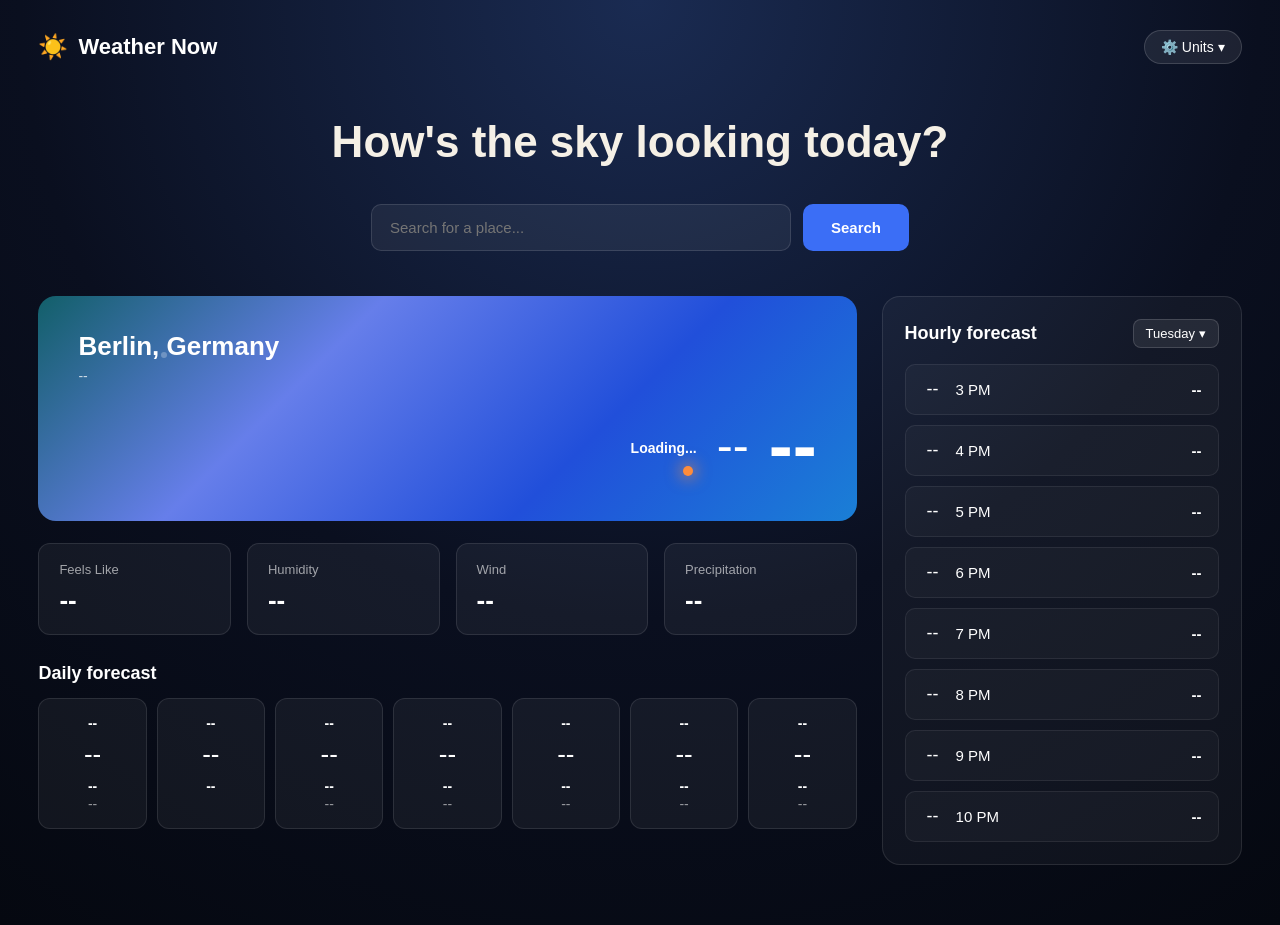
<file: index.html>
<!DOCTYPE html>
<html lang="en">
<head>
<meta charset="UTF-8">
<meta name="viewport" content="width=device-width, initial-scale=1.0">
<title>Weather App</title>
<link rel="stylesheet" href="style.css">
</head>
<body>

  <div class="header">
    <div class="logo"><span class="logo-icon">☀️</span> Weather Now</div>
    <button class="units" onclick="hover()">⚙️ Units ▾</button>
    <ul id="uhover">
      <li><button onclick="imp()">Switch to Imperial</button></li>
      <li><p>Temperature</p></li>
      <li><button onclick="celsius()">Celsius (&deg;C)</button></li>
      <li><button onclick="far()">Fahrenheit (&deg;F)</button></li>
      <li><p>Wind Speed</p></li>
      <li><button onclick="kmh()">km/h</button></li>
      <li><button onclick="mph()">mph</button></li>
      <li><p>Precipitation</p></li>
      <li><button onclick="mm()">Millimeters (mm)</button></li>
      <li><button onclick="inch()">Inches (in)</button></li>
    </ul>
  </div>

  

  <div class="hero">
    <h1>How's the sky looking today?</h1>
  </div>

  <div class="search-row">
      
    <input class="search-box" placeholder="Search for a place..."> </input>
    <button class="search-btn">Search</button>
  </div>

  <div class="main-grid">
    <div>
      <div class="current-card">

    <!-- Weather Loader -->
          <div class="weather-loader" id="weatherLoader">
              <div class="loader-ring"></div>
              <div class="loader-text">Loading Weather...</div>
          </div>


        <div class="city" id="location">Berlin, Germany</div>
        <div class="date" id="ctime">--</div>
        <div class="temp-row">
          <div id="weatherName" class="weather-name">Loading...</div>
          <span class="sun-icon" id="weathcode">--</span>
          
          <span class="temp-big" id="temp">--</span>
          
        </div>
      </div>

      <div class="stats-grid">
        <div class="stat-box">
          <div class="stat-label">Feels Like</div>
          <div class="stat-value" id="apparent">--</div>
        </div>

        <div class="stat-box">
          <div class="stat-label">Humidity</div>
          <div class="stat-value" id="humidity">--</div>
        </div>

        <div class="stat-box">
          <div class="stat-label">Wind</div>
          <div class="stat-value" id="wind">--</div>
        </div>
        <div class="stat-box">
          <div class="stat-label">Precipitation</div>
          <div class="stat-value" id="precipitation">--</div>
        </div>
      </div>

      <div class="daily-title">Daily forecast</div>
      <div class="daily-grid">
        <div class="day-card">
          <div class="day-name"  id="dday0">--</div>
          <div class="day-icon" id="dwc0">--</div>
          <div class="day-temps">
          <span class="high" id="dmax0">--</span>
          <span class="low" id="dmin0">--</span>
          </div>
        </div>

        <div class="day-card">
          <div class="day-name" id="dday1">--</div>
          <div class="day-icon" id="dwc1">--</div>
          <div class="day-temps">
            <span class="high" id="dmax1">--</span>
            <span class="low" id="dmin1"></span>
          </div>
        </div>

        <div class="day-card">
          <div class="day-name" id="dday2">--</div>
          <div class="day-icon" id="dwc2">--</div>
          <div class="day-temps">
            <span class="high" id="dmax2">--</span>
            <span class="low" id="dmin2">--</span>
          </div>
        </div>

        <div class="day-card">
          <div class="day-name" id="dday3">--</div>
          <div class="day-icon" id="dwc3">--</div>
          <div class="day-temps">
            <span class="high" id="dmax3">--</span>
            <span class="low" id="dmin3">--</span>
          </div>
        </div>

        <div class="day-card">
          <div class="day-name" id="dday4">--</div>
          <div class="day-icon" id="dwc4">--</div>
          <div class="day-temps">
            <span class="high" id="dmax4">--</span>
            <span class="low" id="dmin4">--</span>
          </div>
        </div>

        <div class="day-card">
          <div class="day-name" id="dday5">--</div>
          <div class="day-icon" id="dwc5">--</div>
          <div class="day-temps">
            <span class="high" id="dmax5">--</span>
            <span class="low" id="dmin5">--</span>
          </div>
        </div>

        <div class="day-card">
          <div class="day-name" id="dday6">--</div>
          <div class="day-icon" id="dwc6">--</div>
          <div class="day-temps">
            <span class="high" id="dmax6">--</span>
            <span class="low" id="dmin6">--</span>
          </div>
        </div>

      </div>
    </div>

    <div class="hourly-panel">
      <div class="hourly-header">
        <h3>Hourly forecast</h3>
        <div class="day-select" id="daySelectBtn">Tuesday ▾</div>
      </div>
      <ul class="daymenu" id="daymenu">
        <li><button>Monday</button></li>
        <li><button>Tuesday</button></li>
        <li><button>Wednesday</button></li>
        <li><button>Thursday</button></li>
        <li><button>Friday</button></li>
        <li><button>Saturday</button></li>
        <li><button>Sunday</button></li>
      </ul>
      <div class="hourList">

      <div class="hour-row">
        <div class="hour-left">
          <span class="hour-icon">--</span>
          <span>3 PM</span>
      </div><span class="hour-temp">--</span>
    </div>
    
      <div class="hour-row"><div class="hour-left"><span class="hour-icon">--</span><span>4 PM</span>
      </div><span class="hour-temp">--</span></div>
      <div class="hour-row"><div class="hour-left"><span class="hour-icon">--</span><span>5 PM</span>
      </div><span class="hour-temp">--</span></div>
      <div class="hour-row"><div class="hour-left"><span class="hour-icon">--</span><span>6 PM</span>
      </div><span class="hour-temp">--</span></div>
      <div class="hour-row"><div class="hour-left"><span class="hour-icon">--</span><span>7 PM</span>
      </div><span class="hour-temp">--</span></div>
      <div class="hour-row"><div class="hour-left"><span class="hour-icon">--</span><span>8 PM</span>
      </div><span class="hour-temp">--</span></div>
      <div class="hour-row"><div class="hour-left"><span class="hour-icon">--</span><span>9 PM</span>
      </div><span class="hour-temp">--</span></div>
      <div class="hour-row"><div class="hour-left"><span class="hour-icon">--</span><span>10 PM</span>
      </div><span class="hour-temp">--</span></div>
    </div>
  </div>
  </div>

</body>
<script src="script.js"></script> 
</html>
</file>
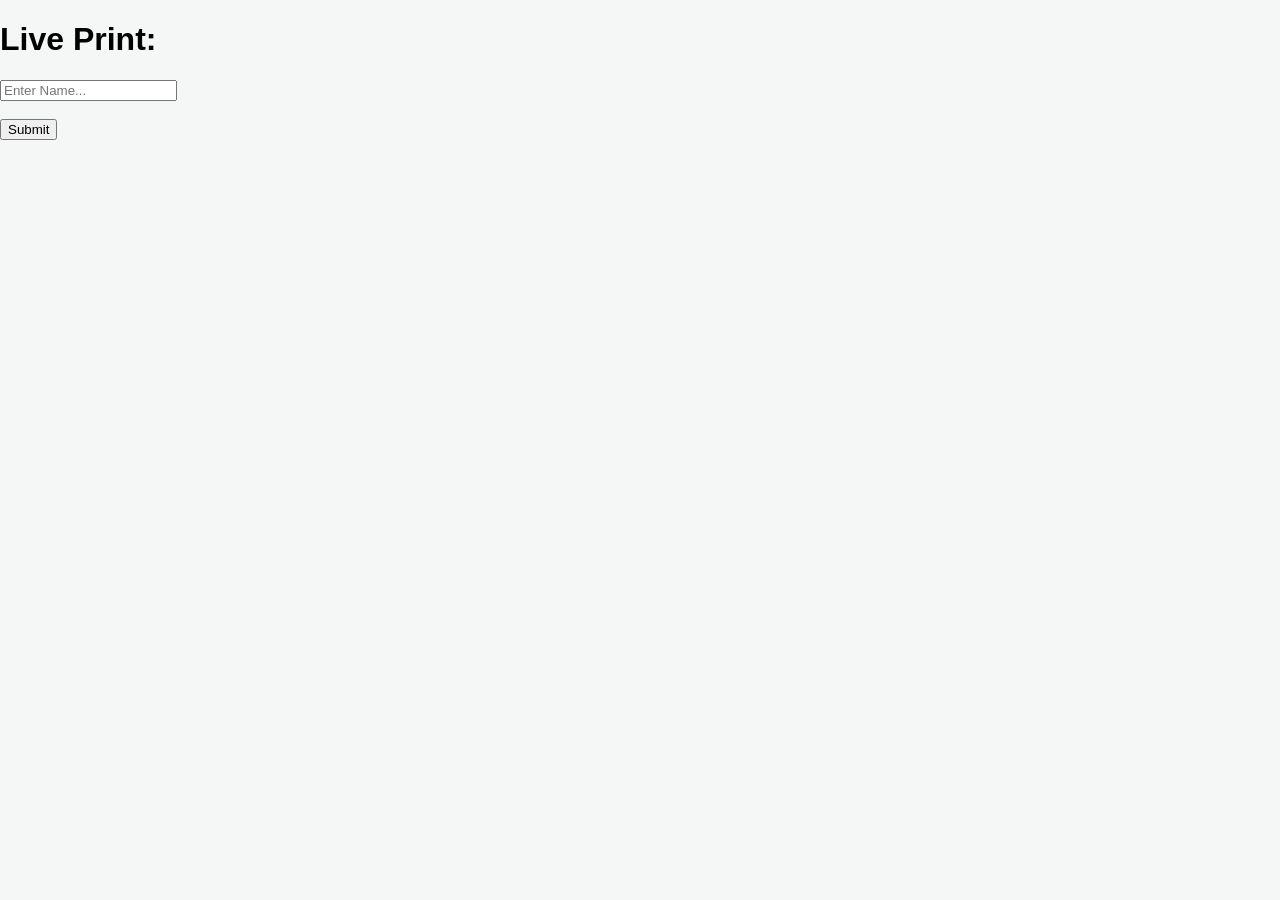
<file: Form.html>
<!DOCTYPE html>
<html>
<head>
    <meta charset="UTF-8">
    <meta name="viewport" content="width=device-width, initial-scale=1.0">
    <title>Registration Form</title>
    <style>
                body {
            font-family: 'Segoe UI', Tahoma, Geneva, Verdana, sans-serif;
            
            justify-content: center;
            align-items: center;
            height: 50vh;
            margin: 0;
            background-color: #f4f7f6;
        }

.form{

align-items:center;
}
            </style>
</head>
<body>
<h1 class="form">Live Print:</h1>
<input type="text" id="userInput" placeholder="Enter Name..."><br><br>
<button onclick="printName()">Submit</button>
<h2 id="displayArea"></h2>
<script>
function printName() 
{
var name = document.getElementById("userInput").value;
document.getElementById("displayArea").innerHTML = "Hello, " + name + "!";
}
</script>

</body>
</html>
</file>
<file: style.css>
:root {
    --space: clamp(16px, 3vw, 60px);
  }
  * { margin:0; padding:0; box-sizing:border-box; }
  html { -webkit-text-size-adjust: 100%; }
  body {
    font-family: 'Segoe UI', Arial, sans-serif;
    background: radial-gradient(circle at top, #1a2b52 0%, #0a0f1f 55%, #050810 100%);
    color: #fff;
    min-height: 100vh;
    padding: clamp(16px, 3vw, 30px) var(--space) clamp(30px, 6vw, 60px);
    overflow-x: hidden;
  }

  
  .header {
    display:flex;
    justify-content:space-between;
    align-items:center;
    gap: 12px;
    margin-bottom: clamp(28px, 6vw, 50px);
    flex-wrap: wrap;
  }
  .logo {
    display:flex;
    align-items:center;
    gap:10px;
    font-size: clamp(18px, 2.4vw, 22px);
    font-weight: 700;
    white-space: nowrap;
  }
  .logo-icon {
    font-size: clamp(20px, 2.6vw, 24px);
    color:#ff8c3b;
  }
  .units {
    background: rgba(255,255,255,0.08);
    border:1px solid rgba(255,255,255,0.15);
    color:#fff;
    padding: 8px 16px;
    border-radius: 20px;
    font-size: 14px;
    cursor:pointer;
    display:flex;
    align-items:center;
    gap:6px;
    flex-shrink: 0;
  }
  .header ul{
    position: absolute;
    display: block;
    opacity: 0;
    z-index: 0;
    right: 0;
    margin-right: 2.9rem;
    margin-top: 5rem;
    top: 0;
    background-color:#16265e;
    list-style-type: none;
    padding: 10px;
    width: 15vw;
    border-radius: 10px;
    z-index: 100%;
    transition: all ease 0.2s;
    border: 1px solid grey;
    transform: translateY(-20px);
  }
   .header ul.active{
    opacity: 1;
    z-index:99;
    transform: translateY(0px);
  } 
  .header ul{
    position: absolute;
    display: none;
    right: 0;
    margin-right: 2.9rem;
    margin-top: 5rem;
    top: 0;
    background-color:#111d48;
    list-style-type: none;
    padding:10px;
    width: 15vw;
    border-radius: 10px;
    z-index: 99;
    border: 1px solid grey;
    text-align: left;
  }

  .header ul.active{
    display: block;
  
  }
  @media(max-width: 468px){
    #uhover{
      width: 150px;
    }
  }
  
  #uhover button{
    background-color:#1a2b52;
    color: white;
    width:100%;
    height:50px;
    text-align: left;
    padding: 10px;
    margin: 5px 0;
    border-radius: 10px;
     transition: all ease 0.3s;
     border: 0;
  }
  #uhover button:hover{
    background-color:#26407c;
    
  }
  #uhover p{
    color: rgb(194, 196, 195);
    margin: 5px 0;
    padding: 10px;
    font-size: 14px;
  }
  .hero {
    text-align:center;
    margin-bottom: clamp(24px, 5vw, 35px);
    padding: 0 8px;
  }
  .hero h1 {
    font-size: clamp(24px, 5vw, 44px);
    font-weight: 800;
    color: #f5f0e6;
    line-height: 1.25;
  }

  .search-row {
    display:flex;
    justify-content:center;
    gap:12px;
    margin-bottom: clamp(30px, 6vw, 45px);
    flex-wrap: wrap;
  }
  .search-box {
    width: min(420px, 100%);
    background: rgba(255,255,255,0.06);
    border:1px solid rgba(255,255,255,0.12);
    border-radius: 10px;
    padding: 14px 18px;
    display:flex;
    align-items:center;
    gap:10px;
    color: rgba(255,255,255,0.6);
    font-size: 15px;
  }
  .search-btn {
    background: #3b6ef6;
    color:#fff;
    border:none;
    border-radius: 10px;
    padding: 14px 28px;
    font-size: 15px;
    font-weight: 600;
    cursor:pointer;
    flex-shrink: 0;
  }
  .search-btn:hover { background:#2f5ce0; }

  
  .main-grid {
    display:grid;
    grid-template-columns: 1fr 360px;
    gap: 25px;
    align-items:start;
  }

  
  .current-card {
    background: linear-gradient(-45deg, #1a7fd6, #214fda, #667eea, #125f69);
    /* animation:bgMove 8s ease infinite; */
    border-radius: 18px;
    padding: clamp(24px, 4vw, 35px) clamp(20px, 4vw, 40px);
    position:relative;
    overflow:hidden;
    min-height: 180px;
    display:flex;
    flex-direction:column;
    justify-content:center;
    /* animation:bgMove 8s ease infinite; */
  }
 @keyframes bgMove{
  0%{
    background-position: 0% 50%;
  }
  50%{
    background-position:100% 50%;
  }
  100%{
    background-position:0% 50%;
  }
} 


  .current-card::before,
  .current-card::after {
    content:"";
    position:absolute;
    border-radius:50%;
    background: rgba(255,255,255,0.25);
  }
  .current-card::before { width:6px; height:6px; top:25%; left:15%; }
  .current-card::after { width:10px; height:10px; bottom:20%; right:20%; background:#ff8c3b; box-shadow:0 0 15px 3px rgba(255,140,59,0.6); }
  .city { font-size: clamp(20px, 3vw, 26px); font-weight:700; margin-bottom:6px; }
  .date { font-size: 14px; color: rgba(255,255,255,0.75); margin-bottom: 20px;}
  .temp-row { display:flex; align-items:center; justify-content:flex-end; gap:clamp(10px,3vw,20px); flex-wrap: wrap; }
  .sun-icon { font-size: clamp(34px, 5vw, 48px); }
  .temp-big { font-size: clamp(48px, 9vw, 72px); font-weight:800; }

  .stats-grid {
    display:grid;
    grid-template-columns: repeat(4, 1fr);
    gap: 16px;
    margin-top: 22px;
  }
  .stat-box {
    background: rgba(255,255,255,0.05);
    border:1px solid rgba(255,255,255,0.1);
    border-radius: 12px;
    padding: clamp(14px, 2vw, 18px) clamp(12px, 2vw, 20px);
    min-width: 0;
  }
  .stat-label { font-size: 13px; color: rgba(255,255,255,0.6); margin-bottom: 8px; white-space: nowrap; }
  .stat-value { font-size: clamp(18px, 2.5vw, 26px); font-weight:700; }

  
  .daily-title { font-size: 18px; font-weight:700; margin: 28px 0 14px; }
  .daily-grid {
    display:grid;
    grid-template-columns: repeat(7, 1fr);
    gap: 10px;
  }
  .day-card {
    background: rgba(255,255,255,0.05);
    border:1px solid rgba(255,255,255,0.1);
    border-radius: 12px;
    padding: clamp(10px, 1.6vw, 16px) 6px;
    text-align:center;
    min-width: 0;
  }
  .day-name { font-size: clamp(12px, 1.6vw, 14px); font-weight:600; margin-bottom: 8px;}
  .day-icon { font-size: clamp(20px, 3vw, 26px); margin-bottom: 8px;}
  .day-temps { font-size: clamp(12px, 1.6vw, 14px); display:flex; flex-direction:column; gap:2px; }
  .day-temps .high { font-weight:700; }
  .day-temps .low { color: rgba(255,255,255,0.55);}

  .hourly-panel {
    background: rgba(255,255,255,0.04);
    border:1px solid rgba(255,255,255,0.1);
    border-radius: 18px;
    padding: clamp(16px, 2.5vw, 22px);
  }
  .hourly-header {
    display:flex;
    justify-content:space-between;
    align-items:center;
    margin-bottom: 16px;
    flex-wrap: wrap;
    gap: 8px;
  }
  .hourly-header h3 { font-size: 18px; font-weight:700; }
  .day-select {
    background: rgba(255,255,255,0.08);
    border:1px solid rgba(255,255,255,0.15);
    border-radius: 8px;
    padding: 6px 12px;
    font-size: 13px;
    color:#fff;
    cursor:pointer;
  }
  .hour-row {
    display:flex;
    justify-content:space-between;
    align-items:center;
    background: rgba(255,255,255,0.03);
    border:1px solid rgba(255,255,255,0.08);
    border-radius: 10px;
    padding: 14px 16px;
    margin-bottom: 10px;
    font-size: 15px;
  }
  .hour-row:last-child { margin-bottom: 0; }
  .hour-left { display:flex; align-items:center; gap:12px; }
  .hour-icon { font-size: 18px; width:22px; text-align:center; }
  .hour-temp { font-weight:600; }


  @media (max-width: 1024px) {
    .main-grid { grid-template-columns: 1fr; }
    .hourly-panel { order: 3; }
    .hour-row { font-size: 14px; padding: 12px 14px; }
  }

  
  @media (max-width: 700px) {
    .stats-grid { grid-template-columns: repeat(2, 1fr); }
    .daily-grid { grid-template-columns: repeat(4, 1fr); gap: 8px; }
    .temp-row { justify-content: center; }
    .city, .date { text-align: center; }
  }

  
  @media (max-width: 480px) {
    body { padding: 14px 14px 36px; }
    .header { justify-content: center; text-align: center; }
    .search-row { flex-direction: column; align-items: stretch; }
    .search-btn { width: 100%; padding: 12px; }
    .current-card { text-align: center; }
    .temp-row { flex-direction: column; gap: 6px; }
    .stats-grid { grid-template-columns: repeat(2, 1fr); gap: 10px; }
    .daily-grid { grid-template-columns: repeat(3, 1fr); }
    .hour-row { font-size: 13px; padding: 10px 12px; }
    .hour-left { gap: 8px; }
  }
  @media (max-width: 360px) {
    .daily-grid { grid-template-columns: repeat(2, 1fr); }
    .stats-grid { grid-template-columns: 1fr 1fr; }
  }
  .daymenu{
    margin-top:15px;
    display:flex;
    flex-direction:column;
    gap:10px;
    background-color:#1a2b52;
    position:absolute;
    padding:10px;
  }

/* day part css */

  .hourly-header{
    position:relative;
    display:flex;
    justify-content:space-between;
    align-items:center;
    position:relative;
} 

.daymenu{
    position:absolute;
    /* bottom:60px; */
    top:48%;
    right:0;
    width:180px;
    list-style:none;
    /* margin:0; */
    margin-top:18px;
    margin-right: 65px;
    padding:10px;
    background:#1a2b52;
    border:2px solid rgba(255,255,255,.15);
    border-radius:10px;
    box-shadow:0 10px 30px rgba(9, 9, 9, 0.4);
    display:none; 
    z-index:1000;
}

/* .daymenu li{
    list-style:none;
} */

.daymenu li button{
    width:100%;
    padding:12px 16px;
  gap:15px;
    background:transparent;
    color:#fff;
    border:1px solid rgb(27, 41, 102);
    border-radius:10px;
    text-align:left;
    font-size:15px;
    cursor:pointer;
    transition:.3s;
}

.daymenu li button:hover{
    background:#2b4f8c;
    transform:translateY (5px);
}

.daymenu.show{
    display:block;
}
@media (max-width: 768px) {
    .daymenu {
         
        right: 1.3rem;
        margin-right: 10px; 
        width: max-content; 
        min-width: 150px;
        bottom: 0;
        margin-top:65.5rem;
        min-height: max-content;

    }
}
/* WEATHER LOADER */

.weather-loader{
    position:absolute;
    inset:0;
    background:rgba(12,25,60,.65);
    backdrop-filter:blur(8px);
    display:flex;
    justify-content:center;
    align-items:center;
    flex-direction:column;
    border-radius:18px;
    z-index:1000;
    opacity:0;
    visibility:hidden;
    transition:.3s;
}

.weather-loader.show{
    opacity:1;
    visibility:visible;
}

.loader-ring{
    width:70px;
    height:70px;
    border-radius:50%;
    border:6px solid rgba(255,255,255,.15);
    border-top:6px solid #ffffff;
    animation:spin .8s linear infinite;
}

.loader-text{
    margin-top:20px;
    font-size:16px;
    font-weight:600;
    letter-spacing:1px;
    color:white;
}

@keyframes spin{

    from{
        transform:rotate(0deg);
    }

    to{
        transform:rotate(360deg);
    }

} 

.weather-icon-box{
    display: flex;
    flex-direction: column;
    align-items: center;
}

.weather-name{
    margin-top: 5px;
    font-size: 14px;
    font-weight: 600;
    color: #fff;
    text-align: center;
    /* white-space: nowrap; */
}
.temp-row{
  display:flex;
  align-items:center;
  justify-content:flex-end;
  gap:20px;
  
}
</file>
